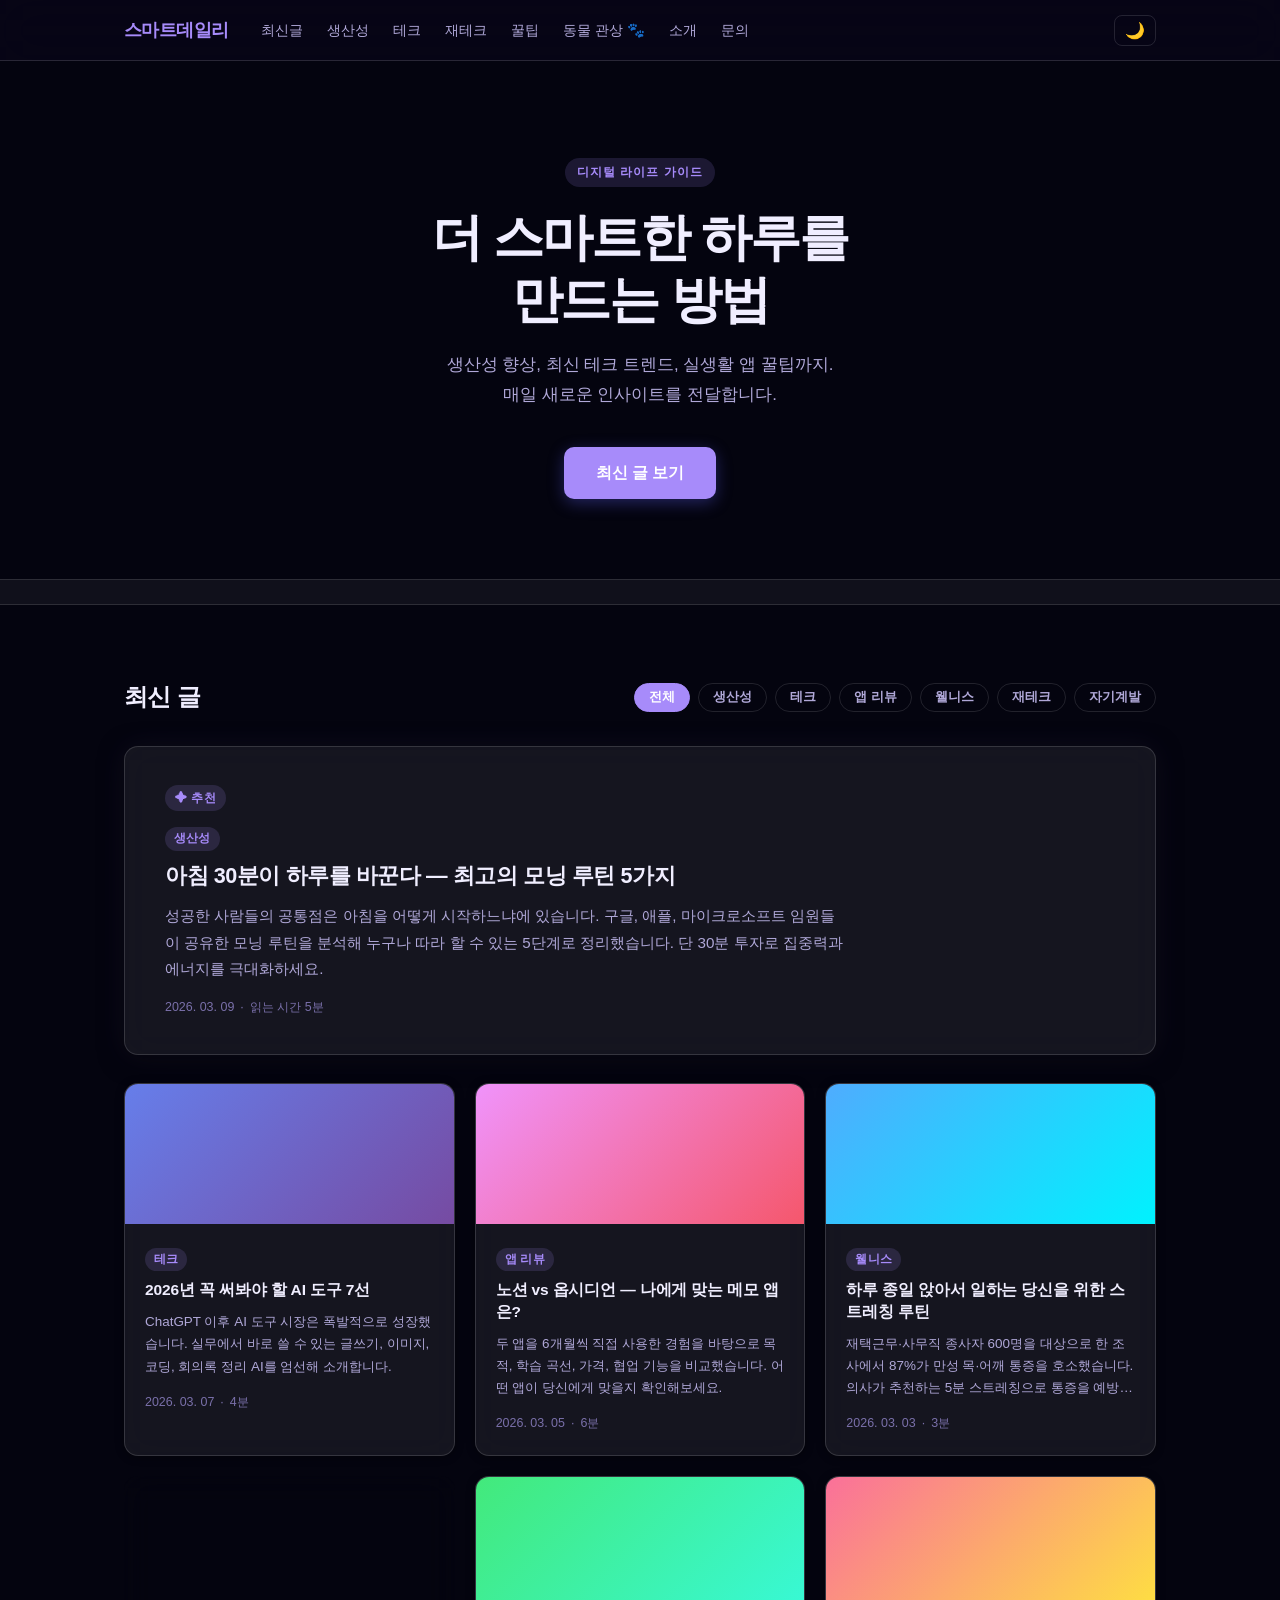
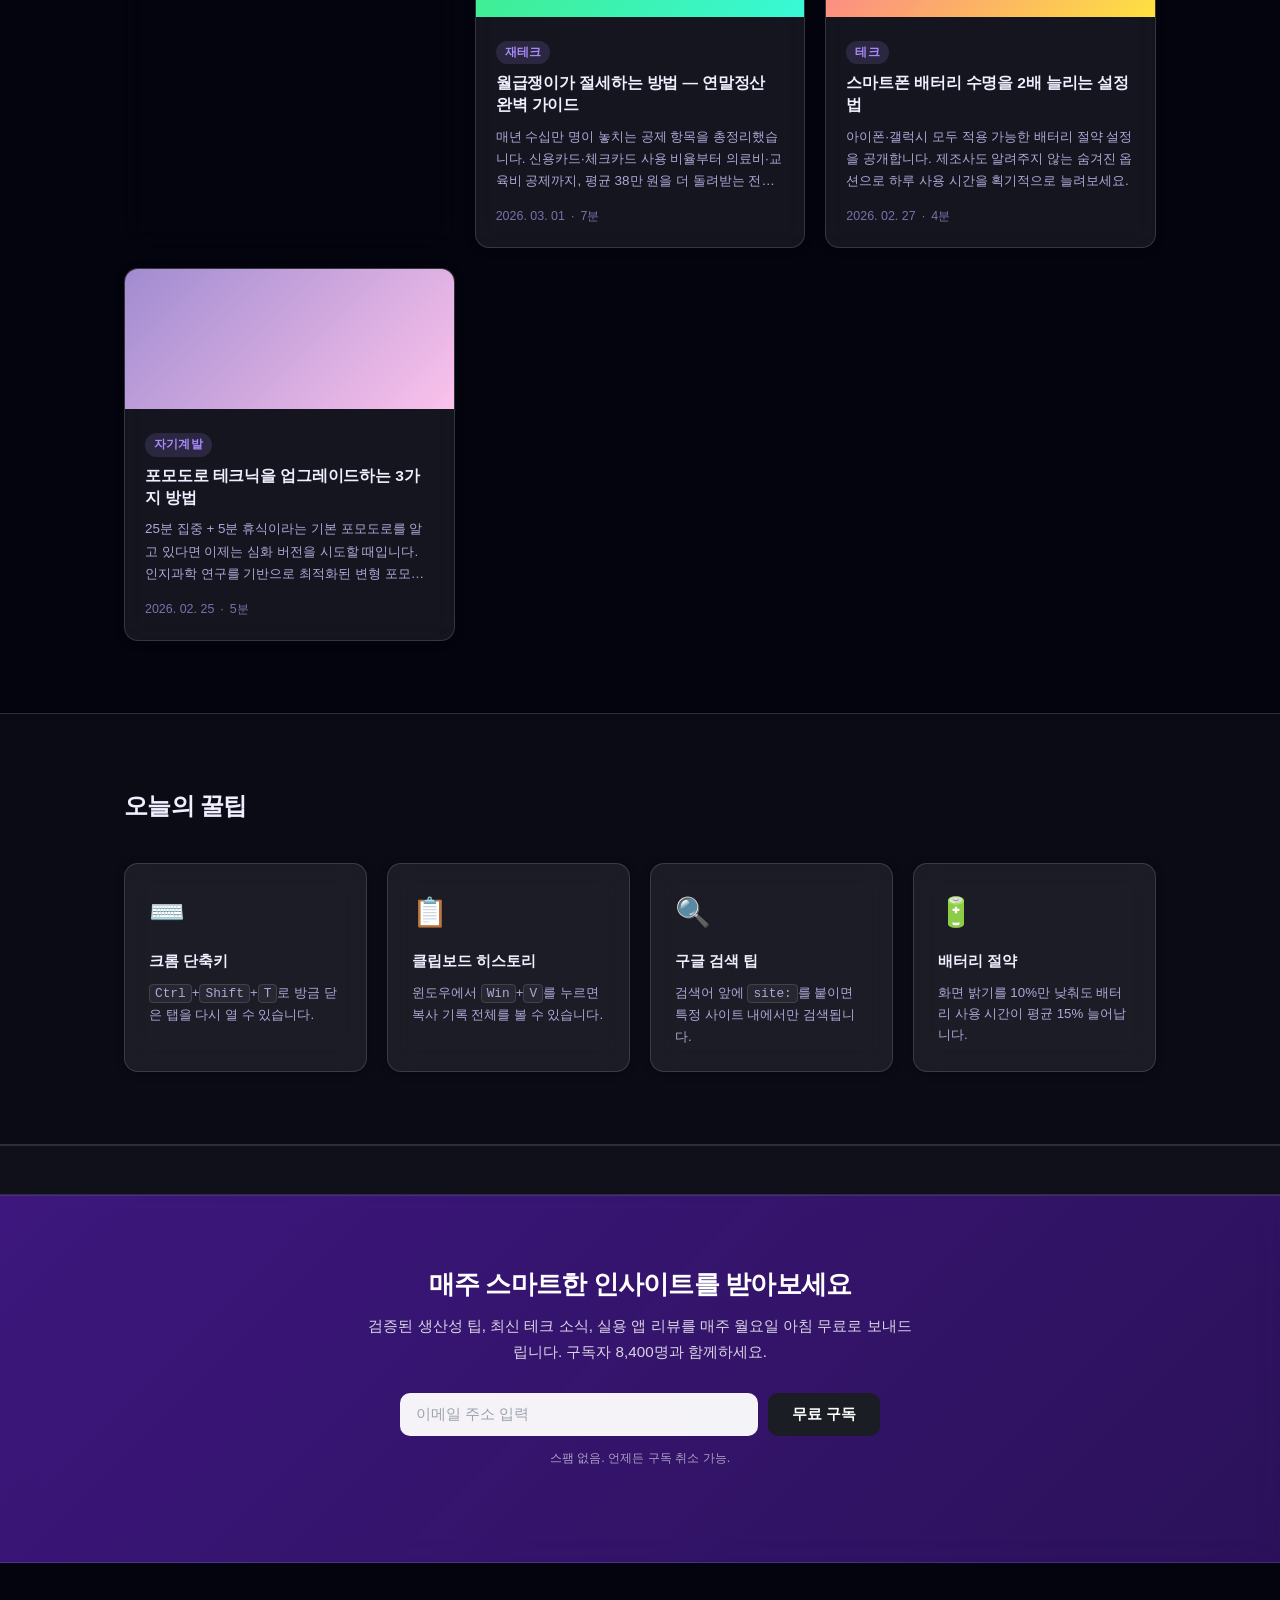
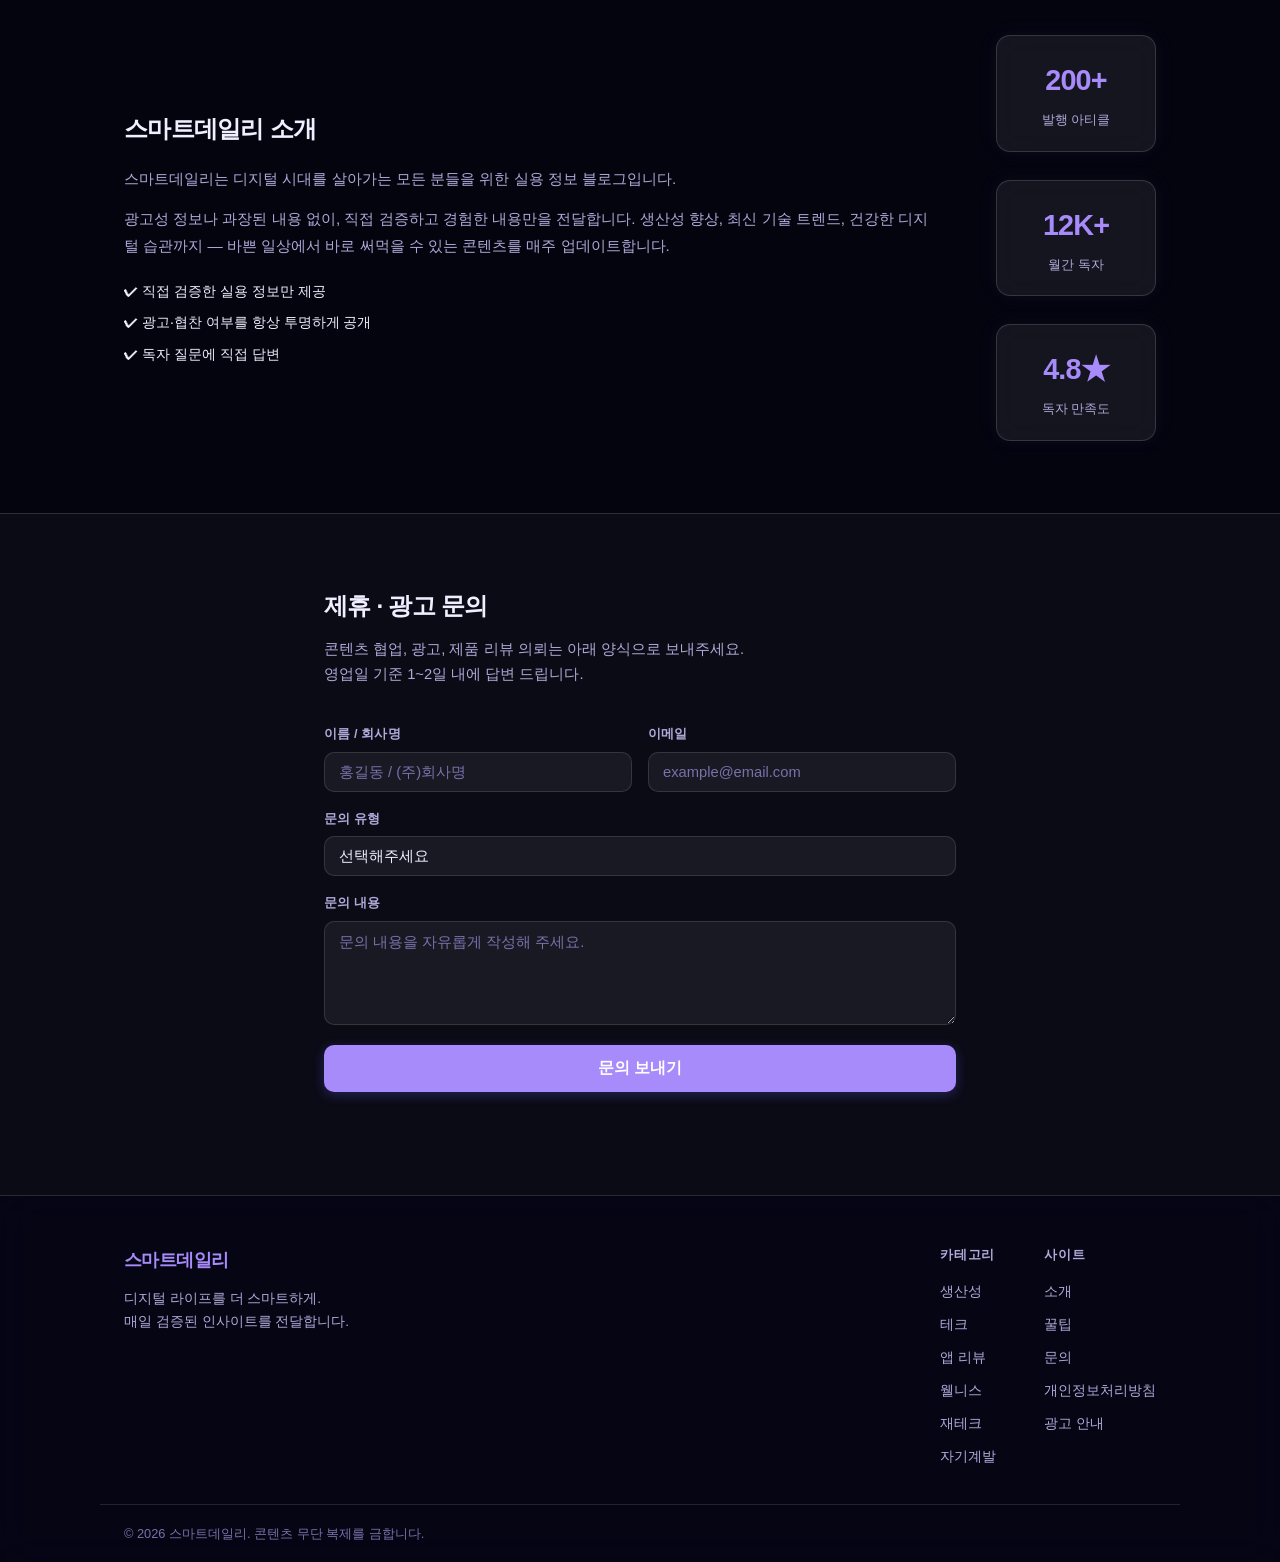
<file: index.html>
<!doctype html>
<html lang="ko">
<head>
  <meta charset="UTF-8" />
  <meta name="viewport" content="width=device-width, initial-scale=1.0" />
  <meta name="description" content="디지털 라이프를 더 스마트하게. 생산성, 테크, 일상 꿀팁을 매일 업데이트합니다." />
  <meta name="keywords" content="생산성, 테크, 디지털라이프, 꿀팁, IT, 앱추천, 재테크, 웰니스" />
  <meta property="og:title" content="스마트데일리 — 디지털 라이프 가이드" />
  <meta property="og:description" content="디지털 라이프를 더 스마트하게. 생산성, 테크, 일상 꿀팁." />
  <meta property="og:type" content="website" />
  <title>스마트데일리 — 디지털 라이프 가이드</title>
  <meta name="google-adsense-account" content="ca-pub-3792633152125544">
  <link href="style.css" rel="stylesheet" />
  <script async src="https://pagead2.googlesyndication.com/pagead/js/adsbygoogle.js?client=ca-pub-3792633152125544"
     crossorigin="anonymous"></script>
</head>
<body>
  <canvas id="cosmic-bg"></canvas>

  <!-- 헤더 -->
  <header class="site-header">
    <div class="inner">
      <a href="#" class="logo">스마트데일리</a>
      <nav class="main-nav">
        <a href="#articles">최신글</a>
        <a href="#articles" data-cat="생산성">생산성</a>
        <a href="#articles" data-cat="테크">테크</a>
        <a href="#articles" data-cat="재테크">재테크</a>
        <a href="#tips">꿀팁</a>
        <a href="animal.html">동물 관상 🐾</a>
        <a href="#about">소개</a>
        <a href="#contact">문의</a>
      </nav>
      <button id="theme-toggle" aria-label="테마 변경">🌙</button>
      <button class="menu-btn" id="menu-btn" aria-label="메뉴">☰</button>
    </div>
    <nav class="mobile-nav" id="mobile-nav">
      <a href="#articles" onclick="closeMobileNav()">최신글</a>
      <a href="#tips" onclick="closeMobileNav()">꿀팁</a>
      <a href="animal.html" onclick="closeMobileNav()">동물 관상 🐾</a>
      <a href="#about" onclick="closeMobileNav()">소개</a>
      <a href="#contact" onclick="closeMobileNav()">문의</a>
    </nav>
  </header>

  <!-- 히어로 -->
  <section class="hero">
    <div class="inner">
      <p class="hero-tag">디지털 라이프 가이드</p>
      <h1>더 스마트한 하루를<br>만드는 방법</h1>
      <p class="hero-desc">생산성 향상, 최신 테크 트렌드, 실생활 앱 꿀팁까지.<br>매일 새로운 인사이트를 전달합니다.</p>
      <a href="#articles" class="cta-btn">최신 글 보기</a>
    </div>
  </section>

  <!-- 광고 슬롯 #1 — 히어로 하단 (상단 배너) -->
  <div class="ad-slot ad-slot--banner">
    <div class="inner">
      <ins class="adsbygoogle"
           style="display:block"
           data-ad-client="ca-pub-3792633152125544"
           data-ad-slot="auto"
           data-ad-format="auto"
           data-full-width-responsive="true"></ins>
      <script>(adsbygoogle = window.adsbygoogle || []).push({});</script>
    </div>
  </div>

  <!-- 최신 아티클 -->
  <section class="section" id="articles">
    <div class="inner">
      <div class="section-header">
        <h2 class="section-title">최신 글</h2>

        <!-- 카테고리 탭 -->
        <div class="cat-tabs" id="cat-tabs">
          <button class="cat-tab active" data-filter="all">전체</button>
          <button class="cat-tab" data-filter="생산성">생산성</button>
          <button class="cat-tab" data-filter="테크">테크</button>
          <button class="cat-tab" data-filter="앱 리뷰">앱 리뷰</button>
          <button class="cat-tab" data-filter="웰니스">웰니스</button>
          <button class="cat-tab" data-filter="재테크">재테크</button>
          <button class="cat-tab" data-filter="자기계발">자기계발</button>
        </div>
      </div>

      <div class="featured-card" data-category="생산성">
        <div class="featured-badge">✦ 추천</div>
        <div class="featured-content">
          <span class="category-tag">생산성</span>
          <h3>아침 30분이 하루를 바꾼다 — 최고의 모닝 루틴 5가지</h3>
          <p>성공한 사람들의 공통점은 아침을 어떻게 시작하느냐에 있습니다. 구글, 애플, 마이크로소프트 임원들이 공유한 모닝 루틴을 분석해 누구나 따라 할 수 있는 5단계로 정리했습니다. 단 30분 투자로 집중력과 에너지를 극대화하세요.</p>
          <div class="card-meta">
            <span>2026. 03. 09</span>
            <span>·</span>
            <span>읽는 시간 5분</span>
          </div>
        </div>
      </div>

      <div class="card-grid" id="card-grid">

        <article class="card" data-category="테크">
          <div class="card-img productivity"></div>
          <div class="card-body">
            <span class="category-tag">테크</span>
            <h4>2026년 꼭 써봐야 할 AI 도구 7선</h4>
            <p>ChatGPT 이후 AI 도구 시장은 폭발적으로 성장했습니다. 실무에서 바로 쓸 수 있는 글쓰기, 이미지, 코딩, 회의록 정리 AI를 엄선해 소개합니다.</p>
            <div class="card-meta">
              <span>2026. 03. 07</span><span>·</span><span>4분</span>
            </div>
          </div>
        </article>

        <article class="card" data-category="앱 리뷰">
          <div class="card-img finance"></div>
          <div class="card-body">
            <span class="category-tag">앱 리뷰</span>
            <h4>노션 vs 옵시디언 — 나에게 맞는 메모 앱은?</h4>
            <p>두 앱을 6개월씩 직접 사용한 경험을 바탕으로 목적, 학습 곡선, 가격, 협업 기능을 비교했습니다. 어떤 앱이 당신에게 맞을지 확인해보세요.</p>
            <div class="card-meta">
              <span>2026. 03. 05</span><span>·</span><span>6분</span>
            </div>
          </div>
        </article>

        <article class="card" data-category="웰니스">
          <div class="card-img health"></div>
          <div class="card-body">
            <span class="category-tag">웰니스</span>
            <h4>하루 종일 앉아서 일하는 당신을 위한 스트레칭 루틴</h4>
            <p>재택근무·사무직 종사자 600명을 대상으로 한 조사에서 87%가 만성 목·어깨 통증을 호소했습니다. 의사가 추천하는 5분 스트레칭으로 통증을 예방하세요.</p>
            <div class="card-meta">
              <span>2026. 03. 03</span><span>·</span><span>3분</span>
            </div>
          </div>
        </article>

        <!-- 광고 슬롯 #2 — 카드 그리드 중간 (인피드) -->
        <div class="ad-slot ad-slot--infeed card" id="ad-infeed">
          <ins class="adsbygoogle"
               style="display:block"
               data-ad-client="ca-pub-3792633152125544"
               data-ad-slot="auto"
               data-ad-format="fluid"
               data-ad-layout="in-article"></ins>
          <script>(adsbygoogle = window.adsbygoogle || []).push({});</script>
        </div>

        <article class="card" data-category="재테크">
          <div class="card-img money"></div>
          <div class="card-body">
            <span class="category-tag">재테크</span>
            <h4>월급쟁이가 절세하는 방법 — 연말정산 완벽 가이드</h4>
            <p>매년 수십만 명이 놓치는 공제 항목을 총정리했습니다. 신용카드·체크카드 사용 비율부터 의료비·교육비 공제까지, 평균 38만 원을 더 돌려받는 전략을 공개합니다.</p>
            <div class="card-meta">
              <span>2026. 03. 01</span><span>·</span><span>7분</span>
            </div>
          </div>
        </article>

        <article class="card" data-category="테크">
          <div class="card-img tech"></div>
          <div class="card-body">
            <span class="category-tag">테크</span>
            <h4>스마트폰 배터리 수명을 2배 늘리는 설정법</h4>
            <p>아이폰·갤럭시 모두 적용 가능한 배터리 절약 설정을 공개합니다. 제조사도 알려주지 않는 숨겨진 옵션으로 하루 사용 시간을 획기적으로 늘려보세요.</p>
            <div class="card-meta">
              <span>2026. 02. 27</span><span>·</span><span>4분</span>
            </div>
          </div>
        </article>

        <article class="card" data-category="자기계발">
          <div class="card-img study"></div>
          <div class="card-body">
            <span class="category-tag">자기계발</span>
            <h4>포모도로 테크닉을 업그레이드하는 3가지 방법</h4>
            <p>25분 집중 + 5분 휴식이라는 기본 포모도로를 알고 있다면 이제는 심화 버전을 시도할 때입니다. 인지과학 연구를 기반으로 최적화된 변형 포모도로를 소개합니다.</p>
            <div class="card-meta">
              <span>2026. 02. 25</span><span>·</span><span>5분</span>
            </div>
          </div>
        </article>

      </div>

      <!-- 필터 결과 없음 메시지 -->
      <p class="no-results" id="no-results" style="display:none;">해당 카테고리의 글이 없습니다.</p>
    </div>
  </section>

  <!-- 꿀팁 섹션 -->
  <section class="tips-section" id="tips">
    <div class="inner">
      <h2 class="section-title">오늘의 꿀팁</h2>
      <div class="tips-grid">
        <div class="tip-card">
          <div class="tip-icon">⌨️</div>
          <h4>크롬 단축키</h4>
          <p><kbd>Ctrl</kbd>+<kbd>Shift</kbd>+<kbd>T</kbd>로 방금 닫은 탭을 다시 열 수 있습니다.</p>
        </div>
        <div class="tip-card">
          <div class="tip-icon">📋</div>
          <h4>클립보드 히스토리</h4>
          <p>윈도우에서 <kbd>Win</kbd>+<kbd>V</kbd>를 누르면 복사 기록 전체를 볼 수 있습니다.</p>
        </div>
        <div class="tip-card">
          <div class="tip-icon">🔍</div>
          <h4>구글 검색 팁</h4>
          <p>검색어 앞에 <code>site:</code>를 붙이면 특정 사이트 내에서만 검색됩니다.</p>
        </div>
        <div class="tip-card">
          <div class="tip-icon">🔋</div>
          <h4>배터리 절약</h4>
          <p>화면 밝기를 10%만 낮춰도 배터리 사용 시간이 평균 15% 늘어납니다.</p>
        </div>
      </div>
    </div>
  </section>

  <!-- 광고 슬롯 #3 — 콘텐츠 하단 (멀티플렉스) -->
  <div class="ad-slot ad-slot--multiplex">
    <div class="inner">
      <ins class="adsbygoogle"
           style="display:block"
           data-ad-client="ca-pub-3792633152125544"
           data-ad-slot="auto"
           data-ad-format="autorelaxed"></ins>
      <script>(adsbygoogle = window.adsbygoogle || []).push({});</script>
    </div>
  </div>

  <!-- 뉴스레터 구독 -->
  <section class="newsletter-section">
    <div class="inner newsletter-inner">
      <div class="newsletter-text">
        <h2>매주 스마트한 인사이트를 받아보세요</h2>
        <p>검증된 생산성 팁, 최신 테크 소식, 실용 앱 리뷰를 매주 월요일 아침 무료로 보내드립니다. 구독자 8,400명과 함께하세요.</p>
      </div>
      <form class="newsletter-form" id="newsletter-form">
        <input type="email" id="nl-email" placeholder="이메일 주소 입력" required />
        <button type="submit">무료 구독</button>
      </form>
      <p class="newsletter-note">스팸 없음. 언제든 구독 취소 가능.</p>
      <p class="newsletter-status" id="newsletter-status"></p>
    </div>
  </section>

  <!-- 소개 -->
  <section class="about-section" id="about">
    <div class="inner about-inner">
      <div class="about-text">
        <h2>스마트데일리 소개</h2>
        <p>스마트데일리는 디지털 시대를 살아가는 모든 분들을 위한 실용 정보 블로그입니다.</p>
        <p>광고성 정보나 과장된 내용 없이, 직접 검증하고 경험한 내용만을 전달합니다. 생산성 향상, 최신 기술 트렌드, 건강한 디지털 습관까지 — 바쁜 일상에서 바로 써먹을 수 있는 콘텐츠를 매주 업데이트합니다.</p>
        <ul class="about-list">
          <li>✔ 직접 검증한 실용 정보만 제공</li>
          <li>✔ 광고·협찬 여부를 항상 투명하게 공개</li>
          <li>✔ 독자 질문에 직접 답변</li>
        </ul>
      </div>
      <div class="about-stats">
        <div class="stat">
          <span class="stat-num">200+</span>
          <span class="stat-label">발행 아티클</span>
        </div>
        <div class="stat">
          <span class="stat-num">12K+</span>
          <span class="stat-label">월간 독자</span>
        </div>
        <div class="stat">
          <span class="stat-num">4.8★</span>
          <span class="stat-label">독자 만족도</span>
        </div>
      </div>
    </div>
  </section>

  <!-- 제휴 문의 -->
  <section class="contact-section" id="contact">
    <div class="inner contact-inner">
      <h2>제휴 · 광고 문의</h2>
      <p class="contact-desc">콘텐츠 협업, 광고, 제품 리뷰 의뢰는 아래 양식으로 보내주세요.<br>영업일 기준 1~2일 내에 답변 드립니다.</p>
      <form action="https://formspree.io/f/mzdjdabp" method="POST" id="contact-form">
        <div class="form-row">
          <div class="form-group">
            <label for="name">이름 / 회사명</label>
            <input type="text" id="name" name="name" placeholder="홍길동 / (주)회사명" required />
          </div>
          <div class="form-group">
            <label for="email">이메일</label>
            <input type="email" id="email" name="email" placeholder="example@email.com" required />
          </div>
        </div>
        <div class="form-group">
          <label for="subject">문의 유형</label>
          <select id="subject" name="subject" required>
            <option value="" disabled selected>선택해주세요</option>
            <option value="광고">광고 제안</option>
            <option value="콘텐츠 협업">콘텐츠 협업</option>
            <option value="제품 리뷰">제품 리뷰 의뢰</option>
            <option value="기타">기타</option>
          </select>
        </div>
        <div class="form-group">
          <label for="message">문의 내용</label>
          <textarea id="message" name="message" rows="5" placeholder="문의 내용을 자유롭게 작성해 주세요." required></textarea>
        </div>
        <button type="submit" id="submit-btn">문의 보내기</button>
        <p id="form-status"></p>
      </form>
    </div>
  </section>

  <!-- 푸터 -->
  <footer class="site-footer">
    <div class="inner footer-top">
      <div class="footer-brand">
        <span class="logo">스마트데일리</span>
        <p>디지털 라이프를 더 스마트하게.<br>매일 검증된 인사이트를 전달합니다.</p>
      </div>
      <div class="footer-links">
        <div class="footer-col">
          <h5>카테고리</h5>
          <a href="#articles" data-cat="생산성">생산성</a>
          <a href="#articles" data-cat="테크">테크</a>
          <a href="#articles" data-cat="앱 리뷰">앱 리뷰</a>
          <a href="#articles" data-cat="웰니스">웰니스</a>
          <a href="#articles" data-cat="재테크">재테크</a>
          <a href="#articles" data-cat="자기계발">자기계발</a>
        </div>
        <div class="footer-col">
          <h5>사이트</h5>
          <a href="#about">소개</a>
          <a href="#tips">꿀팁</a>
          <a href="#contact">문의</a>
          <a href="privacy.html">개인정보처리방침</a>
          <a href="#">광고 안내</a>
        </div>
      </div>
    </div>
    <div class="inner footer-bottom">
      <p>© 2026 스마트데일리. 콘텐츠 무단 복제를 금합니다.</p>
    </div>
  </footer>

  <script src="main.js"></script>
  <script src="cosmic.js"></script>
</body>
</html>
</file>
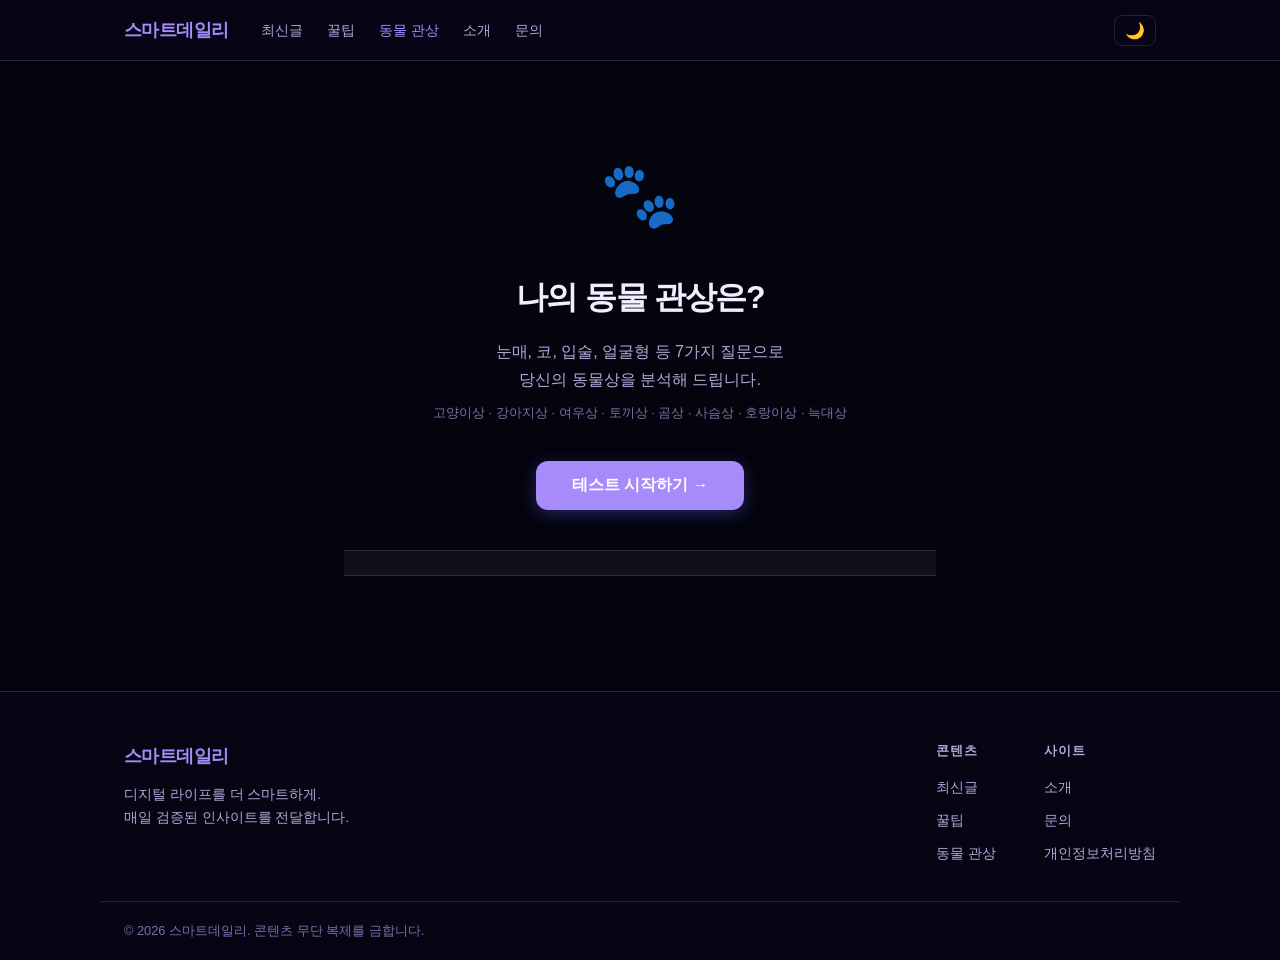
<file: animal.html>
<!doctype html>
<html lang="ko">
<head>
  <meta charset="UTF-8" />
  <meta name="viewport" content="width=device-width, initial-scale=1.0" />
  <meta name="description" content="나의 얼굴형과 이미지로 알아보는 동물 관상 테스트. 나는 어떤 동물상일까?" />
  <meta property="og:title" content="동물 관상 테스트 — 스마트데일리" />
  <meta property="og:description" content="눈매, 코, 입술, 얼굴형으로 알아보는 나의 동물상은?" />
  <meta property="og:type" content="website" />
  <meta property="og:url" content="https://smartdaily.kr/animal.html" />
  <meta property="og:image" content="https://via.placeholder.com/800x400/5b5ef4/ffffff?text=동물+관상+테스트" />
  <title>동물 관상 테스트 — 스마트데일리</title>
  <meta name="google-adsense-account" content="ca-pub-3792633152125544">
  <link href="style.css" rel="stylesheet" />
  <link href="animal.css" rel="stylesheet" />
  <script async src="https://pagead2.googlesyndication.com/pagead/js/adsbygoogle.js?client=ca-pub-3792633152125544"
     crossorigin="anonymous"></script>
  <!-- 카카오 SDK -->
  <script src="https://t1.kakaocdn.net/kakao_js_sdk/2.7.2/kakao.min.js"
          integrity="sha384-TiCUE00h649CAMonG018J2ujOgDKW/kVWlChEuu4jK2vxfAAD0eZxzCKakxg55G4"
          crossorigin="anonymous"></script>
</head>
<body>
  <canvas id="cosmic-bg"></canvas>

  <header class="site-header">
    <div class="inner">
      <a href="index.html" class="logo">스마트데일리</a>
      <nav class="main-nav">
        <a href="index.html#articles">최신글</a>
        <a href="index.html#tips">꿀팁</a>
        <a href="animal.html" style="color:var(--accent)">동물 관상</a>
        <a href="index.html#about">소개</a>
        <a href="index.html#contact">문의</a>
      </nav>
      <button id="theme-toggle" aria-label="테마 변경">🌙</button>
      <button class="menu-btn" id="menu-btn" aria-label="메뉴">☰</button>
    </div>
    <nav class="mobile-nav" id="mobile-nav">
      <a href="index.html#articles" onclick="closeMobileNav()">최신글</a>
      <a href="index.html#tips" onclick="closeMobileNav()">꿀팁</a>
      <a href="animal.html" onclick="closeMobileNav()">동물 관상</a>
      <a href="index.html#contact" onclick="closeMobileNav()">문의</a>
    </nav>
  </header>

  <main class="quiz-page">
    <div class="inner quiz-inner">

      <!-- 인트로 -->
      <div class="quiz-intro" id="quiz-intro">
        <div class="quiz-emoji">🐾</div>
        <h1>나의 동물 관상은?</h1>
        <p>눈매, 코, 입술, 얼굴형 등 7가지 질문으로<br>당신의 동물상을 분석해 드립니다.</p>
        <p class="quiz-sub">고양이상 · 강아지상 · 여우상 · 토끼상 · 곰상 · 사슴상 · 호랑이상 · 늑대상</p>
        <button class="quiz-start-btn" onclick="startQuiz()">테스트 시작하기 →</button>
      </div>

      <!-- 광고 슬롯 (인트로 하단) -->
      <div class="ad-slot ad-slot--banner" id="ad-intro">
        <ins class="adsbygoogle"
             style="display:block"
             data-ad-client="ca-pub-3792633152125544"
             data-ad-slot="auto"
             data-ad-format="auto"
             data-full-width-responsive="true"></ins>
        <script>(adsbygoogle = window.adsbygoogle || []).push({});</script>
      </div>

      <!-- 퀴즈 -->
      <div class="quiz-container" id="quiz-container" style="display:none">
        <div class="quiz-progress">
          <div class="progress-bar"><div class="progress-fill" id="progress-fill"></div></div>
          <span class="progress-text" id="progress-text">1 / 7</span>
        </div>
        <div class="question-wrap" id="question-wrap"></div>
      </div>

      <!-- 결과 -->
      <div class="quiz-result" id="quiz-result" style="display:none">
        <p class="result-label">당신의 동물상은</p>
        <div class="result-animal" id="result-animal"></div>
        <h2 class="result-name" id="result-name"></h2>
        <p class="result-desc" id="result-desc"></p>
        <div class="result-traits" id="result-traits"></div>

        <!-- 광고 슬롯 (결과 중간) -->
        <div class="ad-slot ad-slot--banner" style="margin:28px 0">
          <ins class="adsbygoogle"
               style="display:block"
               data-ad-client="ca-pub-3792633152125544"
               data-ad-slot="auto"
               data-ad-format="auto"
               data-full-width-responsive="true"></ins>
          <script>(adsbygoogle = window.adsbygoogle || []).push({});</script>
        </div>

        <div class="result-compatibility" id="result-compatibility"></div>
        <div class="result-actions">
          <button class="quiz-start-btn" onclick="restartQuiz()">다시 테스트하기</button>
          <button class="kakao-btn" onclick="shareKakao()">
            <svg width="18" height="18" viewBox="0 0 18 18" fill="none" xmlns="http://www.w3.org/2000/svg">
              <path d="M9 1C4.582 1 1 3.91 1 7.5c0 2.26 1.38 4.25 3.47 5.43L3.5 17l4.34-2.88C8.22 14.17 8.6 14.2 9 14.2c4.418 0 8-2.91 8-6.5C17 3.91 13.418 1 9 1z" fill="#000000"/>
            </svg>
            카카오톡 공유
          </button>
          <button class="share-btn" onclick="shareResult()">링크 복사 📋</button>
        </div>
      </div>

    </div>
  </main>

  <footer class="site-footer">
    <div class="inner footer-top">
      <div class="footer-brand">
        <span class="logo">스마트데일리</span>
        <p>디지털 라이프를 더 스마트하게.<br>매일 검증된 인사이트를 전달합니다.</p>
      </div>
      <div class="footer-links">
        <div class="footer-col">
          <h5>콘텐츠</h5>
          <a href="index.html#articles">최신글</a>
          <a href="index.html#tips">꿀팁</a>
          <a href="animal.html">동물 관상</a>
        </div>
        <div class="footer-col">
          <h5>사이트</h5>
          <a href="index.html#about">소개</a>
          <a href="index.html#contact">문의</a>
          <a href="privacy.html">개인정보처리방침</a>
        </div>
      </div>
    </div>
    <div class="inner footer-bottom">
      <p>© 2026 스마트데일리. 콘텐츠 무단 복제를 금합니다.</p>
    </div>
  </footer>

  <script src="main.js"></script>
  <script src="animal.js"></script>
  <script src="cosmic.js"></script>
</body>
</html>
</file>
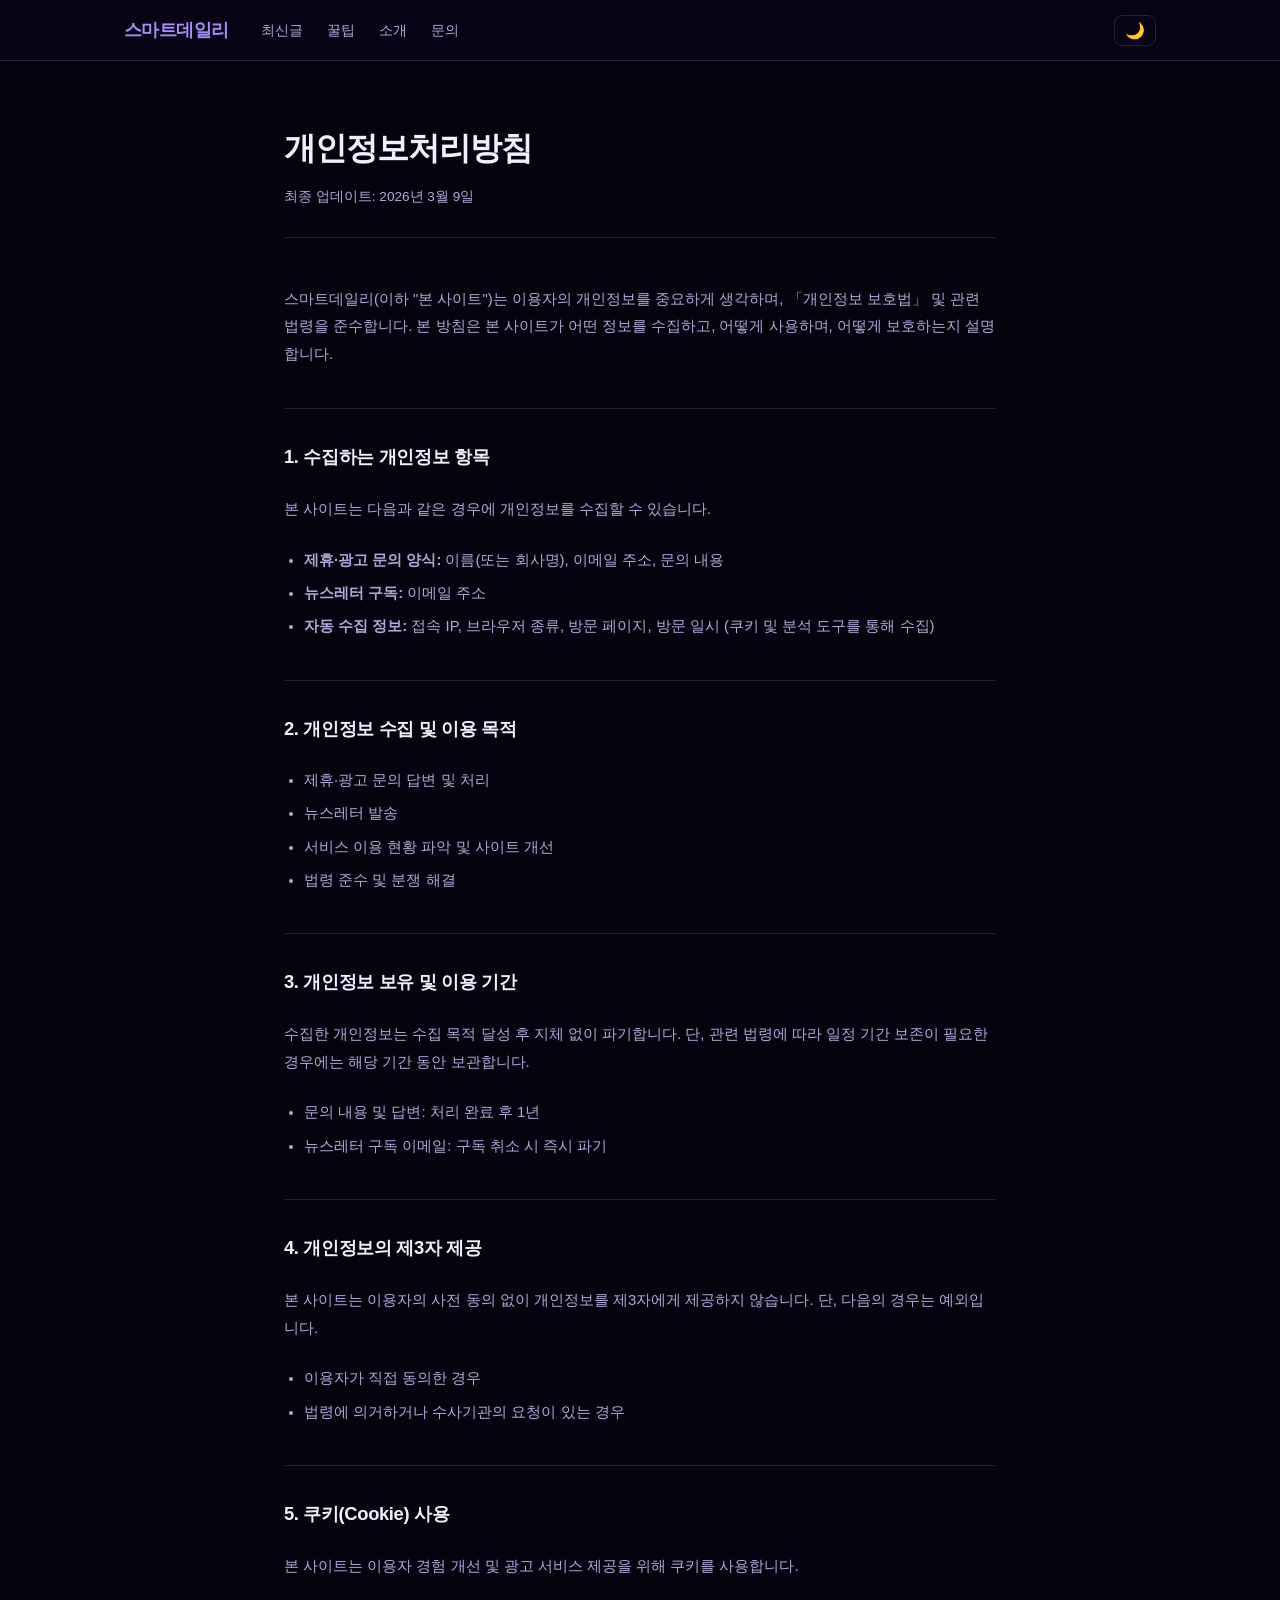
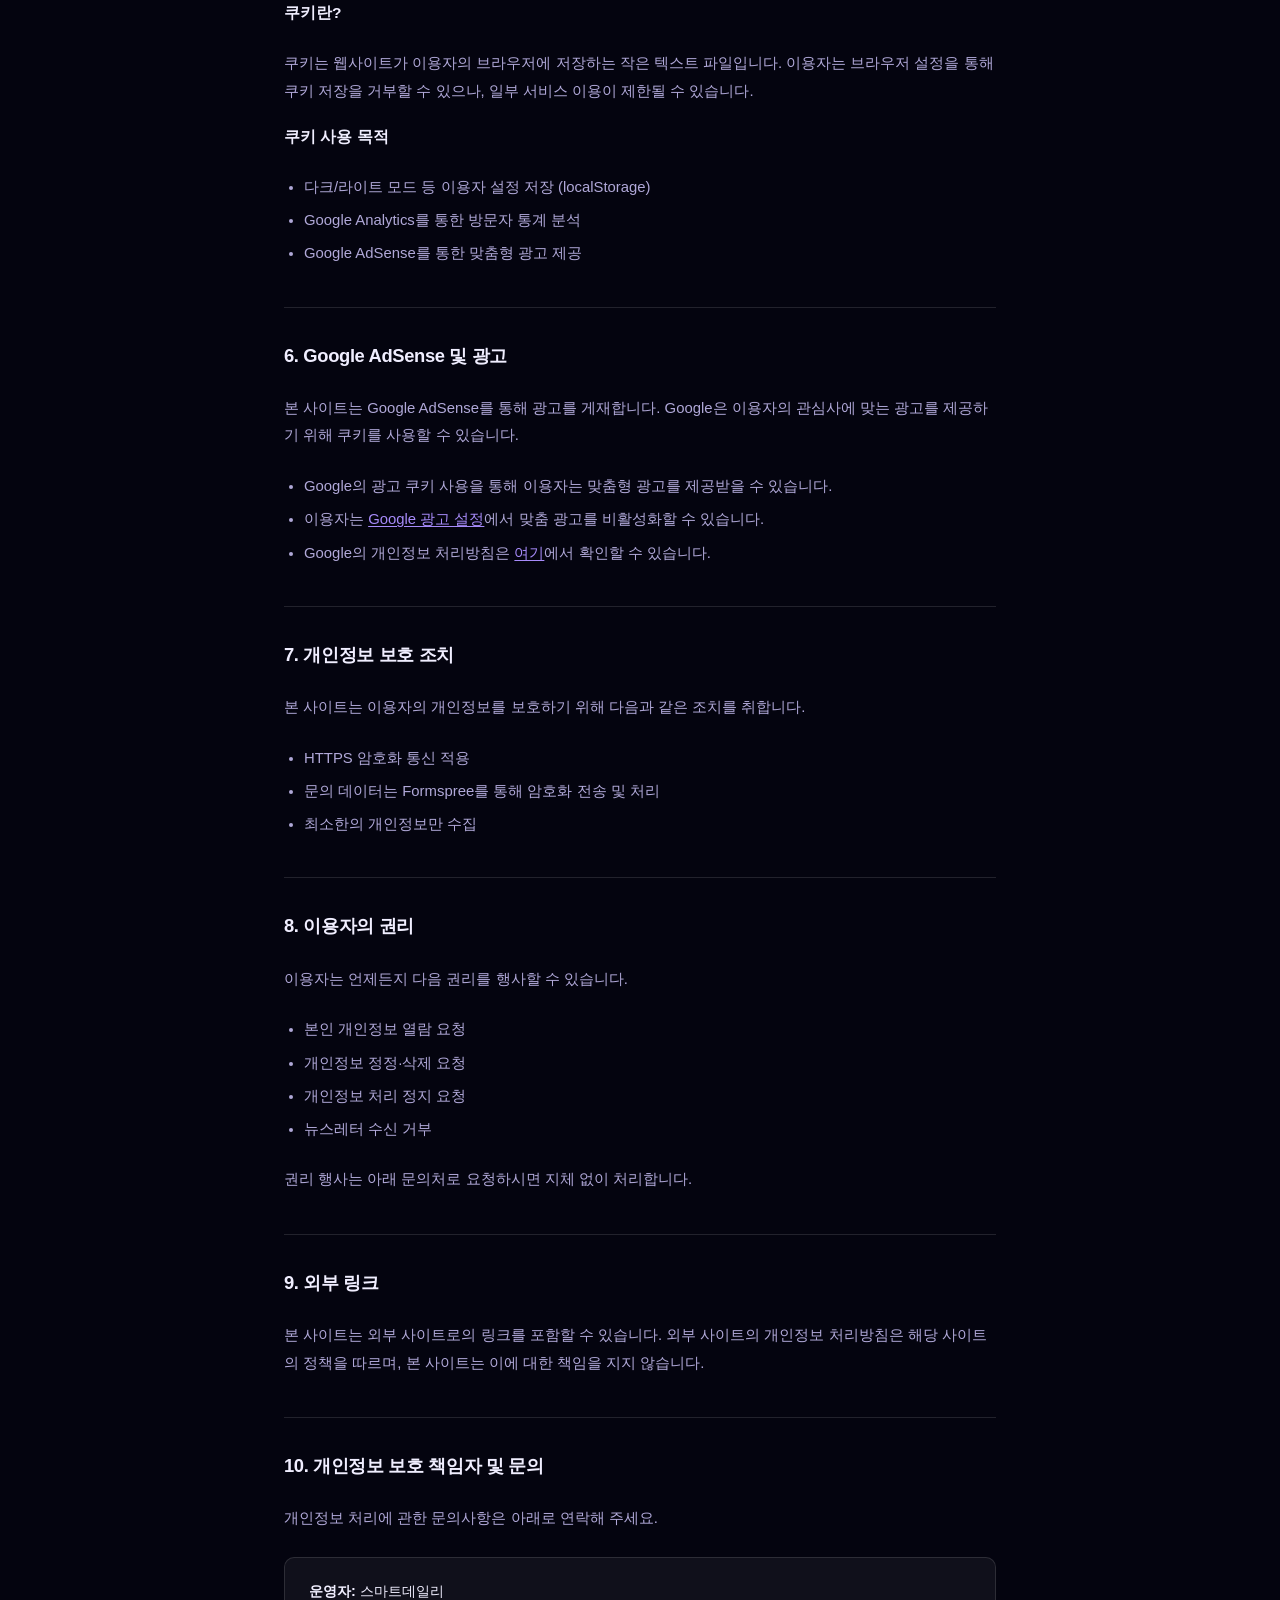
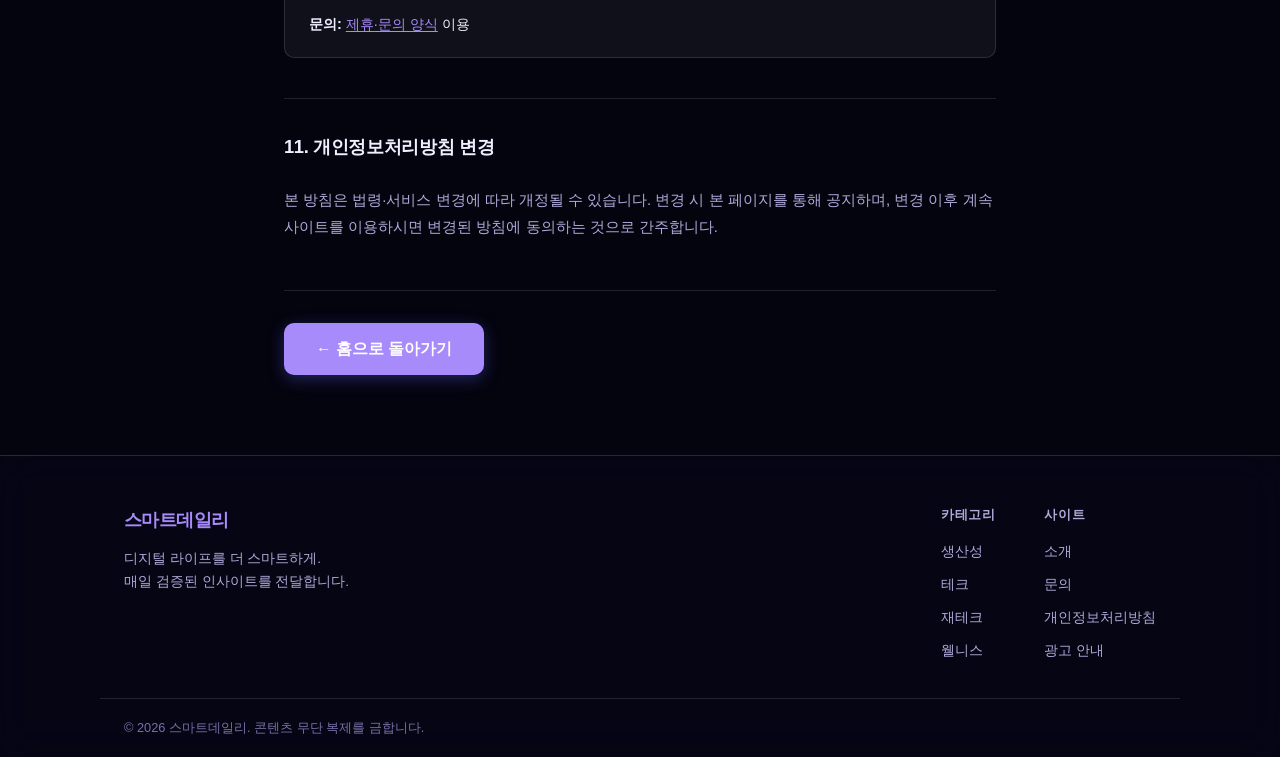
<file: privacy.html>
<!doctype html>
<html lang="ko">
<head>
  <meta charset="UTF-8" />
  <meta name="viewport" content="width=device-width, initial-scale=1.0" />
  <meta name="description" content="스마트데일리 개인정보처리방침" />
  <title>개인정보처리방침 — 스마트데일리</title>
  <meta name="google-adsense-account" content="ca-pub-3792633152125544">
  <link href="style.css" rel="stylesheet" />
  <script async src="https://pagead2.googlesyndication.com/pagead/js/adsbygoogle.js?client=ca-pub-3792633152125544"
     crossorigin="anonymous"></script>
</head>
<body>
  <canvas id="cosmic-bg"></canvas>

  <!-- 헤더 -->
  <header class="site-header">
    <div class="inner">
      <a href="index.html" class="logo">스마트데일리</a>
      <nav class="main-nav">
        <a href="index.html#articles">최신글</a>
        <a href="index.html#tips">꿀팁</a>
        <a href="index.html#about">소개</a>
        <a href="index.html#contact">문의</a>
      </nav>
      <button id="theme-toggle" aria-label="테마 변경">🌙</button>
      <button class="menu-btn" id="menu-btn" aria-label="메뉴">☰</button>
    </div>
    <nav class="mobile-nav" id="mobile-nav">
      <a href="index.html#articles" onclick="closeMobileNav()">최신글</a>
      <a href="index.html#tips" onclick="closeMobileNav()">꿀팁</a>
      <a href="index.html#about" onclick="closeMobileNav()">소개</a>
      <a href="index.html#contact" onclick="closeMobileNav()">문의</a>
    </nav>
  </header>

  <!-- 본문 -->
  <main class="policy-page">
    <div class="inner policy-inner">
      <div class="policy-header">
        <h1>개인정보처리방침</h1>
        <p class="policy-date">최종 업데이트: 2026년 3월 9일</p>
      </div>

      <div class="policy-body">

        <p>스마트데일리(이하 "본 사이트")는 이용자의 개인정보를 중요하게 생각하며, 「개인정보 보호법」 및 관련 법령을 준수합니다. 본 방침은 본 사이트가 어떤 정보를 수집하고, 어떻게 사용하며, 어떻게 보호하는지 설명합니다.</p>

        <h2>1. 수집하는 개인정보 항목</h2>
        <p>본 사이트는 다음과 같은 경우에 개인정보를 수집할 수 있습니다.</p>
        <ul>
          <li><strong>제휴·광고 문의 양식:</strong> 이름(또는 회사명), 이메일 주소, 문의 내용</li>
          <li><strong>뉴스레터 구독:</strong> 이메일 주소</li>
          <li><strong>자동 수집 정보:</strong> 접속 IP, 브라우저 종류, 방문 페이지, 방문 일시 (쿠키 및 분석 도구를 통해 수집)</li>
        </ul>

        <h2>2. 개인정보 수집 및 이용 목적</h2>
        <ul>
          <li>제휴·광고 문의 답변 및 처리</li>
          <li>뉴스레터 발송</li>
          <li>서비스 이용 현황 파악 및 사이트 개선</li>
          <li>법령 준수 및 분쟁 해결</li>
        </ul>

        <h2>3. 개인정보 보유 및 이용 기간</h2>
        <p>수집한 개인정보는 수집 목적 달성 후 지체 없이 파기합니다. 단, 관련 법령에 따라 일정 기간 보존이 필요한 경우에는 해당 기간 동안 보관합니다.</p>
        <ul>
          <li>문의 내용 및 답변: 처리 완료 후 1년</li>
          <li>뉴스레터 구독 이메일: 구독 취소 시 즉시 파기</li>
        </ul>

        <h2>4. 개인정보의 제3자 제공</h2>
        <p>본 사이트는 이용자의 사전 동의 없이 개인정보를 제3자에게 제공하지 않습니다. 단, 다음의 경우는 예외입니다.</p>
        <ul>
          <li>이용자가 직접 동의한 경우</li>
          <li>법령에 의거하거나 수사기관의 요청이 있는 경우</li>
        </ul>

        <h2>5. 쿠키(Cookie) 사용</h2>
        <p>본 사이트는 이용자 경험 개선 및 광고 서비스 제공을 위해 쿠키를 사용합니다.</p>

        <h3>쿠키란?</h3>
        <p>쿠키는 웹사이트가 이용자의 브라우저에 저장하는 작은 텍스트 파일입니다. 이용자는 브라우저 설정을 통해 쿠키 저장을 거부할 수 있으나, 일부 서비스 이용이 제한될 수 있습니다.</p>

        <h3>쿠키 사용 목적</h3>
        <ul>
          <li>다크/라이트 모드 등 이용자 설정 저장 (localStorage)</li>
          <li>Google Analytics를 통한 방문자 통계 분석</li>
          <li>Google AdSense를 통한 맞춤형 광고 제공</li>
        </ul>

        <h2>6. Google AdSense 및 광고</h2>
        <p>본 사이트는 Google AdSense를 통해 광고를 게재합니다. Google은 이용자의 관심사에 맞는 광고를 제공하기 위해 쿠키를 사용할 수 있습니다.</p>
        <ul>
          <li>Google의 광고 쿠키 사용을 통해 이용자는 맞춤형 광고를 제공받을 수 있습니다.</li>
          <li>이용자는 <a href="https://adssettings.google.com" target="_blank" rel="noopener noreferrer">Google 광고 설정</a>에서 맞춤 광고를 비활성화할 수 있습니다.</li>
          <li>Google의 개인정보 처리방침은 <a href="https://policies.google.com/privacy" target="_blank" rel="noopener noreferrer">여기</a>에서 확인할 수 있습니다.</li>
        </ul>

        <h2>7. 개인정보 보호 조치</h2>
        <p>본 사이트는 이용자의 개인정보를 보호하기 위해 다음과 같은 조치를 취합니다.</p>
        <ul>
          <li>HTTPS 암호화 통신 적용</li>
          <li>문의 데이터는 Formspree를 통해 암호화 전송 및 처리</li>
          <li>최소한의 개인정보만 수집</li>
        </ul>

        <h2>8. 이용자의 권리</h2>
        <p>이용자는 언제든지 다음 권리를 행사할 수 있습니다.</p>
        <ul>
          <li>본인 개인정보 열람 요청</li>
          <li>개인정보 정정·삭제 요청</li>
          <li>개인정보 처리 정지 요청</li>
          <li>뉴스레터 수신 거부</li>
        </ul>
        <p>권리 행사는 아래 문의처로 요청하시면 지체 없이 처리합니다.</p>

        <h2>9. 외부 링크</h2>
        <p>본 사이트는 외부 사이트로의 링크를 포함할 수 있습니다. 외부 사이트의 개인정보 처리방침은 해당 사이트의 정책을 따르며, 본 사이트는 이에 대한 책임을 지지 않습니다.</p>

        <h2>10. 개인정보 보호 책임자 및 문의</h2>
        <p>개인정보 처리에 관한 문의사항은 아래로 연락해 주세요.</p>
        <div class="policy-contact">
          <p><strong>운영자:</strong> 스마트데일리</p>
          <p><strong>문의:</strong> <a href="index.html#contact">제휴·문의 양식</a> 이용</p>
        </div>

        <h2>11. 개인정보처리방침 변경</h2>
        <p>본 방침은 법령·서비스 변경에 따라 개정될 수 있습니다. 변경 시 본 페이지를 통해 공지하며, 변경 이후 계속 사이트를 이용하시면 변경된 방침에 동의하는 것으로 간주합니다.</p>

      </div>

      <div class="policy-footer-nav">
        <a href="index.html" class="cta-btn">← 홈으로 돌아가기</a>
      </div>
    </div>
  </main>

  <!-- 푸터 -->
  <footer class="site-footer">
    <div class="inner footer-top">
      <div class="footer-brand">
        <span class="logo">스마트데일리</span>
        <p>디지털 라이프를 더 스마트하게.<br>매일 검증된 인사이트를 전달합니다.</p>
      </div>
      <div class="footer-links">
        <div class="footer-col">
          <h5>카테고리</h5>
          <a href="index.html#articles">생산성</a>
          <a href="index.html#articles">테크</a>
          <a href="index.html#articles">재테크</a>
          <a href="index.html#articles">웰니스</a>
        </div>
        <div class="footer-col">
          <h5>사이트</h5>
          <a href="index.html#about">소개</a>
          <a href="index.html#contact">문의</a>
          <a href="privacy.html">개인정보처리방침</a>
          <a href="index.html#contact">광고 안내</a>
        </div>
      </div>
    </div>
    <div class="inner footer-bottom">
      <p>© 2026 스마트데일리. 콘텐츠 무단 복제를 금합니다.</p>
    </div>
  </footer>

  <script src="main.js"></script>
  <script src="cosmic.js"></script>
</body>
</html>
</file>
<file: style.css>
/* ===== CSS 변수 ===== */
:root {
  --bg: transparent;
  --surface: rgba(255, 255, 255, 0.08);
  --surface2: rgba(255, 255, 255, 0.05);
  --border: rgba(255, 255, 255, 0.12);
  --text: #f0eeff;
  --text-muted: #b0a8d8;
  --text-light: #7a70aa;
  --accent: #a78bfa;
  --accent-hover: #8b5cf6;
  --accent-light: rgba(167, 139, 250, 0.15);
  --success: #34d399;
  --error: #f87171;
  --shadow-sm: 0 1px 8px rgba(0,0,0,0.4);
  --shadow-md: 0 4px 24px rgba(0,0,0,0.5);
  --shadow-lg: 0 8px 40px rgba(0,0,0,0.6);
  --radius: 14px;
  --glass: rgba(255,255,255,0.07);
  --glass-border: rgba(255,255,255,0.14);
  --glow: rgba(167,139,250,0.25);
}

body.dark {
  --surface: rgba(255, 255, 255, 0.06);
  --surface2: rgba(255, 255, 255, 0.03);
  --border: rgba(255, 255, 255, 0.09);
  --text: #ede9fe;
  --text-muted: #9d8ec4;
  --text-light: #5c5280;
  --accent: #c4b5fd;
  --accent-hover: #a78bfa;
  --accent-light: rgba(196,181,253,0.12);
  --glow: rgba(196,181,253,0.2);
}

/* ===== 기본 ===== */
*, *::before, *::after { box-sizing: border-box; margin: 0; padding: 0; }

html { scroll-behavior: smooth; }

body {
  background: #04040f;
  color: var(--text);
  font-family: 'Apple SD Gothic Neo', 'Noto Sans KR', -apple-system, BlinkMacSystemFont, sans-serif;
  line-height: 1.7;
  transition: color 0.3s;
}

/* 우주 캔버스 */
#cosmic-bg {
  position: fixed;
  inset: 0;
  z-index: -1;
  pointer-events: none;
}

.inner {
  max-width: 1080px;
  margin: 0 auto;
  padding: 0 24px;
}

/* ===== 헤더 ===== */
.site-header {
  position: sticky;
  top: 0;
  z-index: 100;
  background: rgba(8, 6, 24, 0.75);
  border-bottom: 1px solid var(--glass-border);
  backdrop-filter: blur(20px);
  -webkit-backdrop-filter: blur(20px);
  transition: background 0.3s, border-color 0.3s;
}

.site-header .inner {
  display: flex;
  align-items: center;
  height: 60px;
  gap: 32px;
}

.logo {
  font-size: 1.15rem;
  font-weight: 800;
  color: var(--accent);
  text-decoration: none;
  letter-spacing: -0.03em;
  white-space: nowrap;
}

.main-nav {
  display: flex;
  gap: 24px;
  flex: 1;
}

.main-nav a {
  text-decoration: none;
  font-size: 0.9rem;
  font-weight: 500;
  color: var(--text-muted);
  transition: color 0.2s;
}
.main-nav a:hover { color: var(--accent); }

#theme-toggle {
  background: none;
  border: 1px solid var(--border);
  border-radius: 8px;
  padding: 5px 10px;
  cursor: pointer;
  font-size: 1rem;
  color: var(--text);
  transition: border-color 0.2s, background 0.2s;
}
#theme-toggle:hover { background: var(--surface2); }

.menu-btn {
  display: none;
  background: none;
  border: 1px solid var(--border);
  border-radius: 8px;
  padding: 5px 10px;
  cursor: pointer;
  font-size: 1.1rem;
  color: var(--text);
}

.mobile-nav {
  display: none;
  flex-direction: column;
  padding: 12px 24px 16px;
  gap: 12px;
  border-top: 1px solid var(--border);
  background: var(--surface);
}
.mobile-nav.open { display: flex; }
.mobile-nav a {
  font-size: 0.95rem;
  font-weight: 500;
  color: var(--text-muted);
  text-decoration: none;
}
.mobile-nav a:hover { color: var(--accent); }

/* ===== 히어로 ===== */
.hero {
  padding: 96px 0 80px;
  text-align: center;
  background: transparent;
  position: relative;
}

.hero-tag {
  display: inline-block;
  font-size: 0.78rem;
  font-weight: 700;
  letter-spacing: 0.08em;
  text-transform: uppercase;
  color: var(--accent);
  background: var(--accent-light);
  padding: 4px 12px;
  border-radius: 20px;
  margin-bottom: 20px;
}

.hero h1 {
  font-size: clamp(2rem, 5vw, 3.2rem);
  font-weight: 900;
  line-height: 1.2;
  letter-spacing: -0.04em;
  margin-bottom: 20px;
}

.hero-desc {
  font-size: 1.05rem;
  color: var(--text-muted);
  margin-bottom: 36px;
  line-height: 1.8;
}

.cta-btn {
  display: inline-block;
  background: var(--accent);
  color: #fff;
  text-decoration: none;
  padding: 13px 32px;
  border-radius: 10px;
  font-size: 0.97rem;
  font-weight: 700;
  box-shadow: 0 4px 16px rgba(91,94,244,0.35);
  transition: background 0.2s, transform 0.1s, box-shadow 0.2s;
}
.cta-btn:hover {
  background: var(--accent-hover);
  transform: translateY(-2px);
  box-shadow: 0 6px 22px rgba(91,94,244,0.45);
}
.cta-btn:active { transform: translateY(0); }

/* ===== 섹션 공통 ===== */
.section { padding: 72px 0; }

.section-title {
  font-size: 1.5rem;
  font-weight: 800;
  letter-spacing: -0.03em;
  margin-bottom: 36px;
}

/* ===== 피처드 카드 ===== */
.featured-card {
  position: relative;
  background: var(--glass);
  border: 1px solid var(--glass-border);
  border-radius: var(--radius);
  padding: 36px 40px;
  margin-bottom: 28px;
  box-shadow: var(--shadow-md), 0 0 30px rgba(167,139,250,0.08);
  backdrop-filter: blur(16px);
  -webkit-backdrop-filter: blur(16px);
  transition: box-shadow 0.3s, transform 0.2s, border-color 0.3s;
  cursor: pointer;
}
.featured-card:hover {
  box-shadow: var(--shadow-lg), 0 0 50px rgba(167,139,250,0.18);
  border-color: rgba(167,139,250,0.3);
  transform: translateY(-2px);
}

.featured-badge {
  display: inline-block;
  font-size: 0.75rem;
  font-weight: 700;
  color: var(--accent);
  background: var(--accent-light);
  padding: 3px 10px;
  border-radius: 20px;
  margin-bottom: 12px;
  letter-spacing: 0.04em;
}

.featured-card h3 {
  font-size: 1.35rem;
  font-weight: 800;
  letter-spacing: -0.02em;
  margin: 10px 0 12px;
  line-height: 1.4;
}

.featured-card p {
  color: var(--text-muted);
  font-size: 0.95rem;
  line-height: 1.75;
  max-width: 680px;
}

/* ===== 섹션 헤더 + 카테고리 탭 ===== */
.section-header {
  display: flex;
  align-items: center;
  justify-content: space-between;
  flex-wrap: wrap;
  gap: 16px;
  margin-bottom: 28px;
}

.section-header .section-title {
  margin-bottom: 0;
}

.cat-tabs {
  display: flex;
  gap: 8px;
  flex-wrap: wrap;
}

.cat-tab {
  background: transparent;
  color: var(--text-muted);
  border: 1.5px solid var(--border);
  border-radius: 20px;
  padding: 5px 14px;
  font-size: 0.8rem;
  font-weight: 600;
  cursor: pointer;
  transition: all 0.2s;
  font-family: inherit;
}

.cat-tab:hover {
  border-color: var(--accent);
  color: var(--accent);
}

.cat-tab.active {
  background: var(--accent);
  border-color: var(--accent);
  color: #fff;
}

.no-results {
  text-align: center;
  color: var(--text-muted);
  font-size: 0.92rem;
  padding: 40px 0;
}

/* ===== 광고 슬롯 ===== */
.ad-slot {
  padding: 12px 0;
}

.ad-slot--banner {
  background: var(--surface2);
  border-top: 1px solid var(--border);
  border-bottom: 1px solid var(--border);
}

.ad-slot--multiplex {
  padding: 24px 0;
  background: var(--surface2);
  border-top: 1px solid var(--border);
  border-bottom: 1px solid var(--border);
}

.ad-slot--infeed {
  cursor: default;
  border: none !important;
  background: transparent !important;
  box-shadow: none !important;
  transform: none !important;
  min-height: 100px;
  overflow: hidden;
}

/* ===== 뉴스레터 섹션 ===== */
.newsletter-section {
  padding: 72px 0;
  background: linear-gradient(135deg, rgba(109,40,217,0.55) 0%, rgba(91,33,182,0.45) 100%);
  border-top: 1px solid rgba(167,139,250,0.2);
  border-bottom: 1px solid rgba(167,139,250,0.2);
  backdrop-filter: blur(20px);
  -webkit-backdrop-filter: blur(20px);
}

.newsletter-inner {
  text-align: center;
  max-width: 600px;
}

.newsletter-text h2 {
  font-size: 1.6rem;
  font-weight: 900;
  color: #fff;
  letter-spacing: -0.03em;
  margin-bottom: 12px;
  line-height: 1.3;
}

.newsletter-text p {
  font-size: 0.95rem;
  color: rgba(255,255,255,0.82);
  line-height: 1.7;
  margin-bottom: 28px;
}

.newsletter-form {
  display: flex;
  gap: 10px;
  max-width: 480px;
  margin: 0 auto 12px;
}

.newsletter-form input {
  flex: 1;
  padding: 12px 16px;
  border-radius: 10px;
  border: none;
  font-size: 0.92rem;
  font-family: inherit;
  outline: none;
  background: rgba(255,255,255,0.95);
  color: #1a1d23;
}

.newsletter-form input::placeholder {
  color: #9ca3af;
}

.newsletter-form button {
  padding: 12px 24px;
  border-radius: 10px;
  border: none;
  background: #1a1d23;
  color: #fff;
  font-size: 0.92rem;
  font-weight: 700;
  cursor: pointer;
  font-family: inherit;
  white-space: nowrap;
  transition: background 0.2s, transform 0.1s;
}

.newsletter-form button:hover {
  background: #000;
  transform: translateY(-1px);
}

.newsletter-note {
  font-size: 0.78rem;
  color: rgba(255,255,255,0.6);
  margin-bottom: 4px;
}

.newsletter-status {
  font-size: 0.88rem;
  font-weight: 600;
  color: #fff;
  min-height: 1.2em;
}

/* ===== 카드 그리드 ===== */
.card-grid {
  display: grid;
  grid-template-columns: repeat(3, 1fr);
  gap: 20px;
}

.card {
  background: var(--glass);
  border: 1px solid var(--glass-border);
  border-radius: var(--radius);
  overflow: hidden;
  box-shadow: var(--shadow-sm);
  backdrop-filter: blur(14px);
  -webkit-backdrop-filter: blur(14px);
  transition: box-shadow 0.3s, transform 0.2s, border-color 0.3s;
  cursor: pointer;
}
.card:hover {
  box-shadow: var(--shadow-md), 0 0 30px rgba(167,139,250,0.15);
  border-color: rgba(167,139,250,0.25);
  transform: translateY(-3px);
}

.card-img {
  height: 140px;
  background-size: cover;
  background-position: center;
}
.card-img.productivity { background: linear-gradient(135deg, #667eea 0%, #764ba2 100%); }
.card-img.finance      { background: linear-gradient(135deg, #f093fb 0%, #f5576c 100%); }
.card-img.health       { background: linear-gradient(135deg, #4facfe 0%, #00f2fe 100%); }
.card-img.money        { background: linear-gradient(135deg, #43e97b 0%, #38f9d7 100%); }
.card-img.tech         { background: linear-gradient(135deg, #fa709a 0%, #fee140 100%); }
.card-img.study        { background: linear-gradient(135deg, #a18cd1 0%, #fbc2eb 100%); }

.card-body { padding: 20px; }

.card-body h4 {
  font-size: 0.97rem;
  font-weight: 700;
  letter-spacing: -0.01em;
  margin: 8px 0 10px;
  line-height: 1.4;
}

.card-body p {
  font-size: 0.84rem;
  color: var(--text-muted);
  line-height: 1.65;
  display: -webkit-box;
  -webkit-line-clamp: 3;
  -webkit-box-orient: vertical;
  overflow: hidden;
}

.card-meta {
  display: flex;
  gap: 6px;
  font-size: 0.78rem;
  color: var(--text-light);
  margin-top: 14px;
}

.category-tag {
  display: inline-block;
  font-size: 0.72rem;
  font-weight: 700;
  color: var(--accent);
  background: var(--accent-light);
  padding: 2px 9px;
  border-radius: 20px;
  letter-spacing: 0.02em;
}

/* ===== 꿀팁 섹션 ===== */
.tips-section {
  padding: 72px 0;
  background: rgba(255,255,255,0.03);
  border-top: 1px solid var(--glass-border);
  border-bottom: 1px solid var(--glass-border);
}

.tips-grid {
  display: grid;
  grid-template-columns: repeat(4, 1fr);
  gap: 20px;
}

.tip-card {
  background: var(--glass);
  border: 1px solid var(--glass-border);
  border-radius: var(--radius);
  padding: 24px;
  backdrop-filter: blur(14px);
  -webkit-backdrop-filter: blur(14px);
  box-shadow: var(--shadow-sm);
  transition: box-shadow 0.3s, transform 0.2s, border-color 0.3s;
}
.tip-card:hover {
  box-shadow: var(--shadow-md), 0 0 24px rgba(167,139,250,0.12);
  border-color: rgba(167,139,250,0.25);
  transform: translateY(-2px);
}

.tip-icon {
  font-size: 1.8rem;
  margin-bottom: 12px;
}

.tip-card h4 {
  font-size: 0.92rem;
  font-weight: 700;
  margin-bottom: 8px;
}

.tip-card p {
  font-size: 0.83rem;
  color: var(--text-muted);
  line-height: 1.6;
}

kbd, code {
  background: var(--surface2);
  border: 1px solid var(--border);
  border-radius: 4px;
  padding: 1px 5px;
  font-family: monospace;
  font-size: 0.8rem;
}

/* ===== 소개 섹션 ===== */
.about-section {
  padding: 72px 0;
}

.about-inner {
  display: grid;
  grid-template-columns: 1fr auto;
  gap: 60px;
  align-items: center;
}

.about-text h2 {
  font-size: 1.5rem;
  font-weight: 800;
  letter-spacing: -0.03em;
  margin-bottom: 16px;
}

.about-text p {
  color: var(--text-muted);
  font-size: 0.95rem;
  line-height: 1.8;
  margin-bottom: 12px;
}

.about-list {
  list-style: none;
  margin-top: 20px;
  display: flex;
  flex-direction: column;
  gap: 8px;
}
.about-list li {
  font-size: 0.88rem;
  font-weight: 500;
  color: var(--text);
}

.about-stats {
  display: flex;
  flex-direction: column;
  gap: 28px;
  min-width: 160px;
}

.stat {
  text-align: center;
  background: var(--glass);
  border: 1px solid var(--glass-border);
  border-radius: var(--radius);
  padding: 20px 28px;
  box-shadow: var(--shadow-sm), 0 0 20px rgba(167,139,250,0.08);
  backdrop-filter: blur(14px);
  -webkit-backdrop-filter: blur(14px);
}

.stat-num {
  display: block;
  font-size: 1.8rem;
  font-weight: 900;
  letter-spacing: -0.03em;
  color: var(--accent);
}

.stat-label {
  display: block;
  font-size: 0.8rem;
  color: var(--text-muted);
  margin-top: 4px;
}

/* ===== 문의 섹션 ===== */
.contact-section {
  padding: 72px 0;
  background: rgba(255,255,255,0.03);
  border-top: 1px solid var(--glass-border);
}

.contact-inner {
  max-width: 680px;
}

.contact-inner h2 {
  font-size: 1.5rem;
  font-weight: 800;
  letter-spacing: -0.03em;
  margin-bottom: 10px;
}

.contact-desc {
  color: var(--text-muted);
  font-size: 0.92rem;
  line-height: 1.7;
  margin-bottom: 36px;
}

.form-row {
  display: grid;
  grid-template-columns: 1fr 1fr;
  gap: 16px;
}

.form-group {
  display: flex;
  flex-direction: column;
  margin-bottom: 16px;
}

.form-group label {
  font-size: 0.8rem;
  font-weight: 700;
  color: var(--text-muted);
  margin-bottom: 7px;
  letter-spacing: 0.01em;
}

.form-group input,
.form-group textarea,
.form-group select {
  background: rgba(255,255,255,0.06);
  color: var(--text);
  border: 1.5px solid var(--border);
  border-radius: 10px;
  padding: 11px 14px;
  font-size: 0.92rem;
  font-family: inherit;
  outline: none;
  transition: border-color 0.2s, box-shadow 0.2s, background 0.3s;
  appearance: none;
  -webkit-appearance: none;
}

.form-group textarea { resize: vertical; }

.form-group input::placeholder,
.form-group textarea::placeholder { color: var(--text-light); }

.form-group input:focus,
.form-group textarea:focus,
.form-group select:focus {
  border-color: var(--accent);
  box-shadow: 0 0 0 3px var(--accent-light);
}

#submit-btn {
  width: 100%;
  padding: 13px;
  font-size: 0.97rem;
  font-weight: 700;
  border-radius: 10px;
  background: var(--accent);
  color: #fff;
  border: none;
  cursor: pointer;
  transition: background 0.2s, transform 0.1s, box-shadow 0.2s;
  box-shadow: 0 3px 12px rgba(91,94,244,0.3);
  margin-top: 4px;
}
#submit-btn:hover:not(:disabled) {
  background: var(--accent-hover);
  transform: translateY(-1px);
  box-shadow: 0 5px 18px rgba(91,94,244,0.4);
}
#submit-btn:active:not(:disabled) { transform: translateY(0); }
#submit-btn:disabled { opacity: 0.6; cursor: not-allowed; }

#form-status {
  margin-top: 14px;
  font-size: 0.88rem;
  font-weight: 500;
  text-align: center;
  min-height: 1.2em;
}
#form-status.success { color: var(--success); }
#form-status.error   { color: var(--error); }

/* ===== 푸터 ===== */
.site-footer {
  border-top: 1px solid var(--glass-border);
  background: rgba(8,6,24,0.7);
  backdrop-filter: blur(20px);
  -webkit-backdrop-filter: blur(20px);
}

.footer-top {
  display: grid;
  grid-template-columns: 1fr auto;
  gap: 48px;
  padding: 48px 24px 36px;
  align-items: start;
}

.footer-brand .logo {
  display: block;
  margin-bottom: 12px;
}

.footer-brand p {
  font-size: 0.85rem;
  color: var(--text-muted);
  line-height: 1.7;
}

.footer-links {
  display: flex;
  gap: 48px;
}

.footer-col {
  display: flex;
  flex-direction: column;
  gap: 10px;
}

.footer-col h5 {
  font-size: 0.8rem;
  font-weight: 700;
  text-transform: uppercase;
  letter-spacing: 0.06em;
  color: var(--text-muted);
  margin-bottom: 4px;
}

.footer-col a {
  font-size: 0.85rem;
  color: var(--text-muted);
  text-decoration: none;
  transition: color 0.2s;
}
.footer-col a:hover { color: var(--accent); }

.footer-bottom {
  border-top: 1px solid var(--border);
  padding: 18px 24px;
}

.footer-bottom p {
  font-size: 0.8rem;
  color: var(--text-light);
}

/* ===== 개인정보처리방침 페이지 ===== */
.policy-page {
  padding: 60px 0 80px;
}

.policy-inner {
  max-width: 760px;
}

.policy-header {
  margin-bottom: 48px;
  padding-bottom: 28px;
  border-bottom: 1px solid var(--border);
}

.policy-header h1 {
  font-size: 2rem;
  font-weight: 900;
  letter-spacing: -0.03em;
  margin-bottom: 10px;
}

.policy-date {
  font-size: 0.85rem;
  color: var(--text-muted);
}

.policy-body > * + * {
  margin-top: 1.5rem;
}

.policy-body h2 {
  font-size: 1.15rem;
  font-weight: 800;
  letter-spacing: -0.02em;
  margin-top: 2.5rem;
  padding-top: 2rem;
  border-top: 1px solid var(--border);
}

.policy-body h3 {
  font-size: 0.97rem;
  font-weight: 700;
  margin-top: 1.2rem;
  color: var(--text);
}

.policy-body p {
  font-size: 0.93rem;
  color: var(--text-muted);
  line-height: 1.85;
}

.policy-body ul {
  padding-left: 20px;
  display: flex;
  flex-direction: column;
  gap: 8px;
}

.policy-body ul li {
  font-size: 0.93rem;
  color: var(--text-muted);
  line-height: 1.7;
}

.policy-body a {
  color: var(--accent);
  text-decoration: underline;
  text-underline-offset: 2px;
}

.policy-contact {
  background: var(--surface2);
  border: 1px solid var(--border);
  border-radius: 10px;
  padding: 20px 24px;
  display: flex;
  flex-direction: column;
  gap: 6px;
}

.policy-contact p {
  font-size: 0.9rem;
  color: var(--text);
}

.policy-footer-nav {
  margin-top: 48px;
  padding-top: 32px;
  border-top: 1px solid var(--border);
}

/* ===== 반응형 ===== */
@media (max-width: 900px) {
  .card-grid { grid-template-columns: repeat(2, 1fr); }
  .tips-grid { grid-template-columns: repeat(2, 1fr); }
  .about-inner { grid-template-columns: 1fr; }
  .about-stats { flex-direction: row; justify-content: center; }
  .footer-top { grid-template-columns: 1fr; gap: 32px; }
}

@media (max-width: 640px) {
  .main-nav { display: none; }
  .menu-btn { display: block; }
  .card-grid { grid-template-columns: 1fr; }
  .tips-grid { grid-template-columns: 1fr 1fr; }
  .form-row { grid-template-columns: 1fr; }
  .hero { padding: 60px 0 48px; }
  .hero h1 { font-size: 1.8rem; }
  .featured-card { padding: 24px; }
  .section-header { flex-direction: column; align-items: flex-start; }
  .newsletter-form { flex-direction: column; }
  .footer-links { gap: 32px; }
}

@media (max-width: 400px) {
  .tips-grid { grid-template-columns: 1fr; }
  .about-stats { flex-direction: column; align-items: center; }
  .footer-links { flex-direction: column; gap: 24px; }
}
</file>
<file: animal.css>
/* ===== 퀴즈 페이지 ===== */
.quiz-page {
  padding: 60px 0 80px;
  min-height: 70vh;
}

.quiz-inner {
  max-width: 640px;
}

/* 인트로 */
.quiz-intro {
  text-align: center;
  padding: 20px 0 40px;
}

.quiz-emoji {
  font-size: 4rem;
  margin-bottom: 20px;
  animation: bounce 2s infinite;
}

@keyframes bounce {
  0%, 100% { transform: translateY(0); }
  50%       { transform: translateY(-10px); }
}

.quiz-intro h1 {
  font-size: 2rem;
  font-weight: 900;
  letter-spacing: -0.04em;
  margin-bottom: 14px;
}

.quiz-intro p {
  font-size: 1rem;
  color: var(--text-muted);
  line-height: 1.75;
  margin-bottom: 8px;
}

.quiz-sub {
  font-size: 0.82rem !important;
  color: var(--text-light) !important;
  margin-bottom: 36px !important;
}

.quiz-start-btn {
  background: var(--accent);
  color: #fff;
  border: none;
  padding: 14px 36px;
  font-size: 1rem;
  font-weight: 700;
  border-radius: 12px;
  cursor: pointer;
  font-family: inherit;
  box-shadow: 0 4px 16px rgba(91,94,244,0.35);
  transition: background 0.2s, transform 0.1s, box-shadow 0.2s;
}
.quiz-start-btn:hover {
  background: var(--accent-hover);
  transform: translateY(-2px);
  box-shadow: 0 6px 22px rgba(91,94,244,0.45);
}
.quiz-start-btn:active { transform: translateY(0); }

/* 진행 바 */
.quiz-container { padding: 8px 0; }

.quiz-progress {
  display: flex;
  align-items: center;
  gap: 14px;
  margin-bottom: 36px;
}

.progress-bar {
  flex: 1;
  height: 6px;
  background: var(--border);
  border-radius: 99px;
  overflow: hidden;
}

.progress-fill {
  height: 100%;
  background: var(--accent);
  border-radius: 99px;
  transition: width 0.4s ease;
}

.progress-text {
  font-size: 0.82rem;
  font-weight: 700;
  color: var(--text-muted);
  white-space: nowrap;
}

/* 질문 */
.question-wrap {
  background: var(--glass);
  border: 1px solid var(--glass-border);
  border-radius: 18px;
  padding: 36px 40px;
  box-shadow: var(--shadow-md), 0 0 40px rgba(167,139,250,0.1);
  backdrop-filter: blur(16px);
  -webkit-backdrop-filter: blur(16px);
  animation: fadeIn 0.3s ease;
}

@keyframes fadeIn {
  from { opacity: 0; transform: translateY(12px); }
  to   { opacity: 1; transform: translateY(0); }
}

.question-num {
  font-size: 0.75rem;
  font-weight: 700;
  color: var(--accent);
  letter-spacing: 0.06em;
  text-transform: uppercase;
  margin-bottom: 12px;
}

.question-text {
  font-size: 1.2rem;
  font-weight: 800;
  letter-spacing: -0.02em;
  line-height: 1.4;
  margin-bottom: 28px;
}

.options-grid {
  display: flex;
  flex-direction: column;
  gap: 10px;
}

.option-btn {
  background: rgba(255,255,255,0.05);
  color: var(--text);
  border: 1.5px solid var(--glass-border);
  border-radius: 12px;
  padding: 14px 18px;
  font-size: 0.93rem;
  font-weight: 500;
  font-family: inherit;
  cursor: pointer;
  text-align: left;
  transition: all 0.15s ease;
  display: flex;
  align-items: center;
  gap: 12px;
}

.option-btn:hover {
  border-color: var(--accent);
  background: var(--accent-light);
  color: var(--accent);
  transform: translateX(4px);
}

.option-btn .opt-emoji {
  font-size: 1.3rem;
  flex-shrink: 0;
}

/* 결과 */
.quiz-result {
  text-align: center;
  animation: fadeIn 0.5s ease;
}

.result-label {
  font-size: 0.85rem;
  color: var(--text-muted);
  font-weight: 600;
  letter-spacing: 0.04em;
  margin-bottom: 12px;
}

.result-animal {
  font-size: 6rem;
  margin-bottom: 12px;
  animation: pop 0.5s cubic-bezier(0.175, 0.885, 0.32, 1.275);
}

@keyframes pop {
  from { transform: scale(0.5); opacity: 0; }
  to   { transform: scale(1);   opacity: 1; }
}

.result-name {
  font-size: 2.2rem;
  font-weight: 900;
  letter-spacing: -0.04em;
  margin-bottom: 16px;
  color: var(--accent);
}

.result-desc {
  font-size: 0.97rem;
  color: var(--text-muted);
  line-height: 1.8;
  max-width: 480px;
  margin: 0 auto 24px;
}

.result-traits {
  display: flex;
  gap: 10px;
  flex-wrap: wrap;
  justify-content: center;
  margin-bottom: 28px;
}

.trait-tag {
  background: var(--accent-light);
  color: var(--accent);
  font-size: 0.82rem;
  font-weight: 700;
  padding: 5px 14px;
  border-radius: 20px;
}

.result-compatibility {
  background: var(--glass);
  border: 1px solid var(--glass-border);
  backdrop-filter: blur(14px);
  -webkit-backdrop-filter: blur(14px);
  border-radius: 14px;
  padding: 24px 28px;
  margin-bottom: 28px;
  text-align: left;
}

.result-compatibility h4 {
  font-size: 0.92rem;
  font-weight: 700;
  margin-bottom: 12px;
}

.compat-row {
  display: flex;
  align-items: center;
  gap: 10px;
  font-size: 0.88rem;
  color: var(--text-muted);
  margin-bottom: 8px;
}

.compat-row span:first-child {
  font-size: 1.3rem;
}

.result-actions {
  display: flex;
  gap: 12px;
  justify-content: center;
  flex-wrap: wrap;
}

.kakao-btn {
  display: flex;
  align-items: center;
  gap: 8px;
  background: #FEE500;
  color: #000000;
  border: none;
  border-radius: 12px;
  padding: 14px 28px;
  font-size: 0.97rem;
  font-weight: 700;
  font-family: inherit;
  cursor: pointer;
  transition: background 0.2s, transform 0.1s;
  box-shadow: 0 2px 8px rgba(254,229,0,0.4);
}
.kakao-btn:hover {
  background: #F5DC00;
  transform: translateY(-1px);
  box-shadow: 0 4px 14px rgba(254,229,0,0.5);
}
.kakao-btn:active { transform: translateY(0); }

.share-btn {
  background: transparent;
  color: var(--text);
  border: 1.5px solid var(--border);
  border-radius: 12px;
  padding: 14px 28px;
  font-size: 0.97rem;
  font-weight: 700;
  font-family: inherit;
  cursor: pointer;
  transition: all 0.2s;
}
.share-btn:hover {
  border-color: var(--accent);
  color: var(--accent);
}

@media (max-width: 640px) {
  .question-wrap { padding: 24px 20px; }
  .result-animal { font-size: 5rem; }
  .result-name   { font-size: 1.8rem; }
}
</file>
